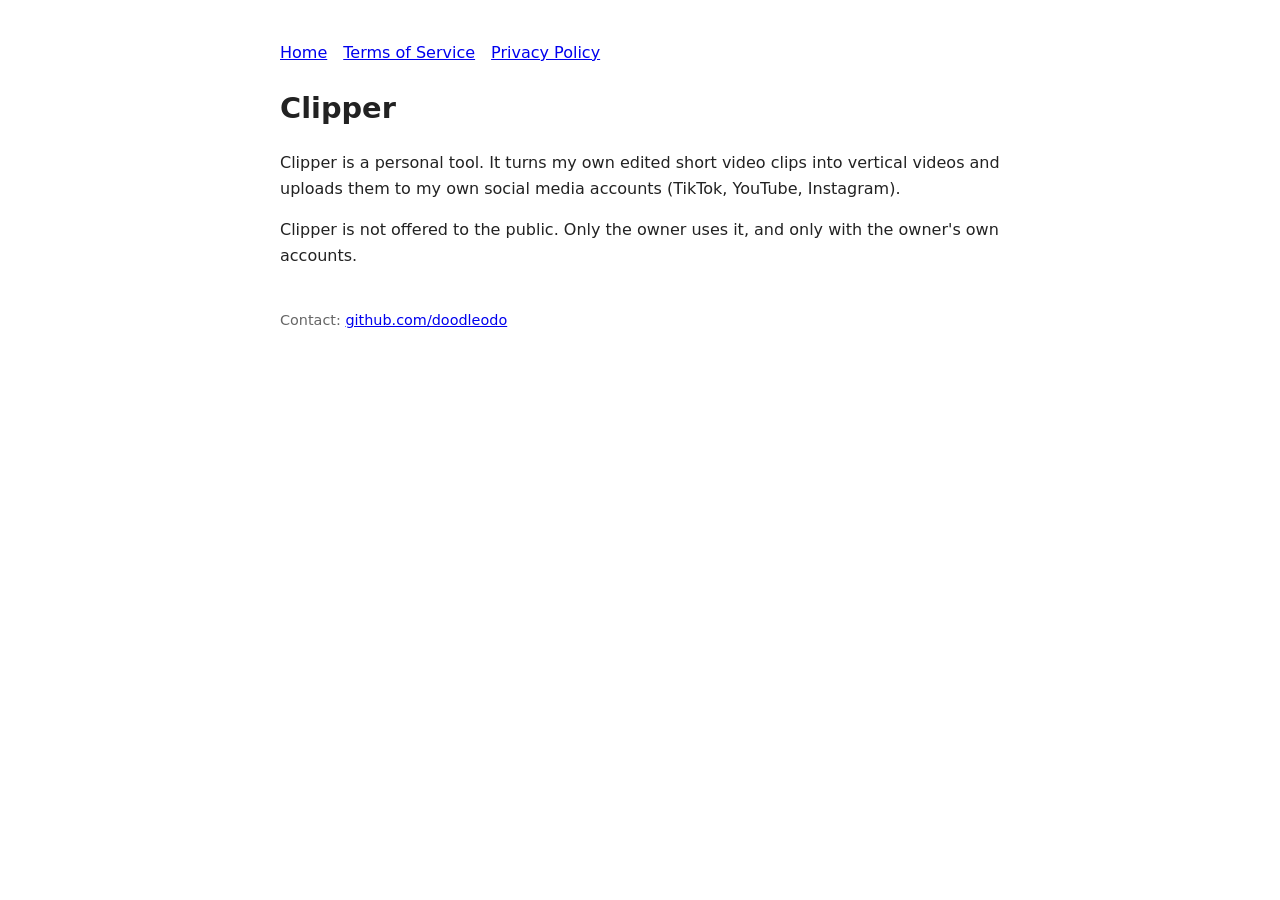
<file: index.html>
<!doctype html><html lang="en"><head><meta charset="utf-8"><meta name="viewport" content="width=device-width,initial-scale=1"><title>Clipper</title><link rel="stylesheet" href="style.css"></head><body>
<nav><a href="index.html">Home</a><a href="terms.html">Terms of Service</a><a href="privacy.html">Privacy Policy</a></nav>
<h1>Clipper</h1>
<p>Clipper is a personal tool. It turns my own edited short video clips into vertical videos and uploads them to my own social media accounts (TikTok, YouTube, Instagram).</p>
<p>Clipper is not offered to the public. Only the owner uses it, and only with the owner's own accounts.</p>
<footer>Contact: <a href="https://github.com/doodleodo">github.com/doodleodo</a></footer>
</body></html>
</file>
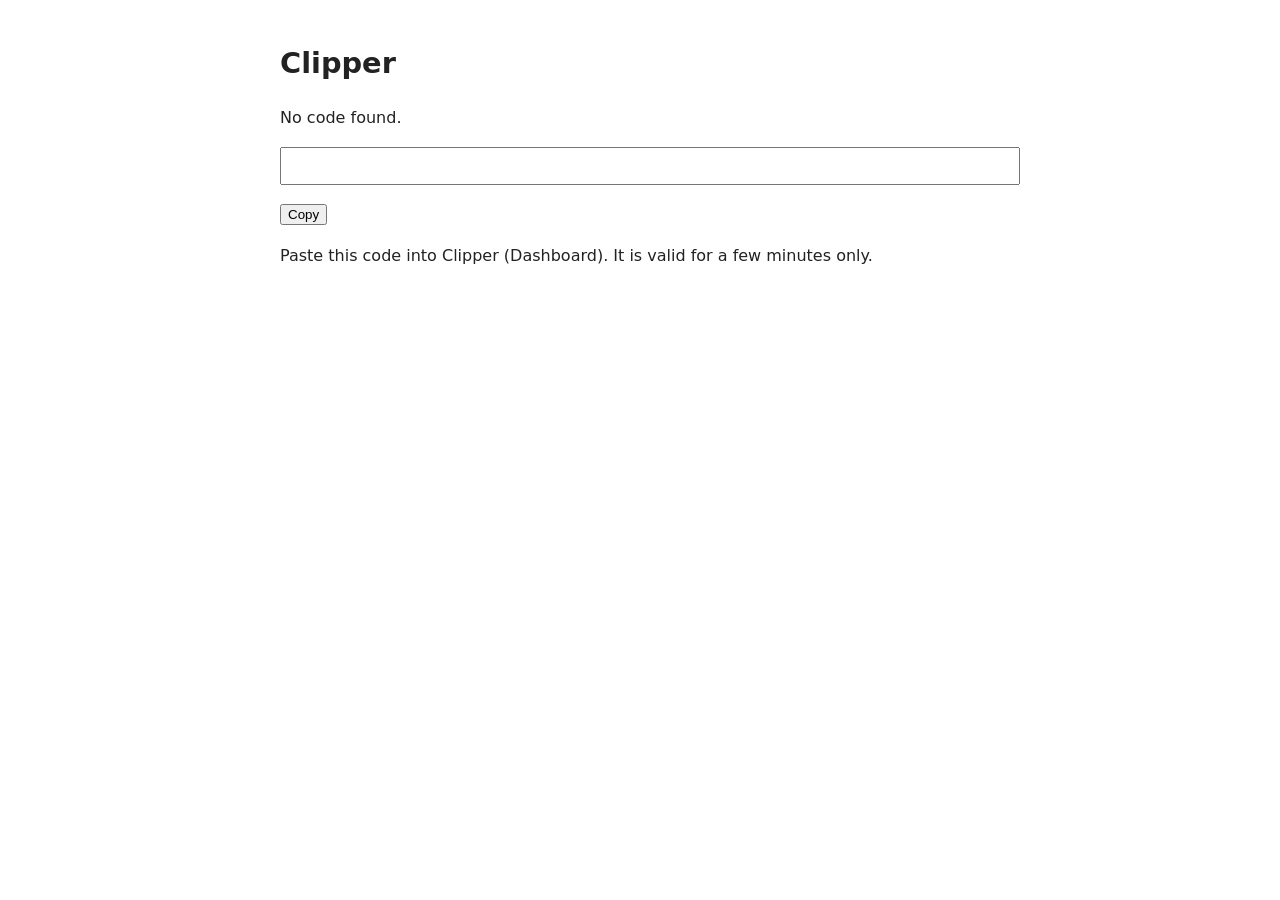
<file: callback/index.html>
<!doctype html><html lang="en"><head><meta charset="utf-8"><meta name="viewport" content="width=device-width,initial-scale=1"><title>Clipper – Connect</title><link rel="stylesheet" href="../style.css"></head><body><h1>Clipper</h1><p id="msg">Reading answer from TikTok…</p><p><input id="code" readonly style="width:100%;font-size:1em;padding:8px"></p><p><button id="copy">Copy</button></p><p>Paste this code into Clipper (Dashboard). It is valid for a few minutes only.</p><script>const q=new URLSearchParams(location.search);const code=q.get("code"), state=q.get("state"), err=q.get("error");const msg=document.getElementById("msg"), box=document.getElementById("code");if(err){msg.textContent="TikTok error: "+err;}else if(code){msg.textContent="Connected. Your code:";box.value=code+(state?"|"+state:"");}else{msg.textContent="No code found.";}document.getElementById("copy").onclick=()=>{box.select();navigator.clipboard.writeText(box.value);};</script></body></html>
</file>
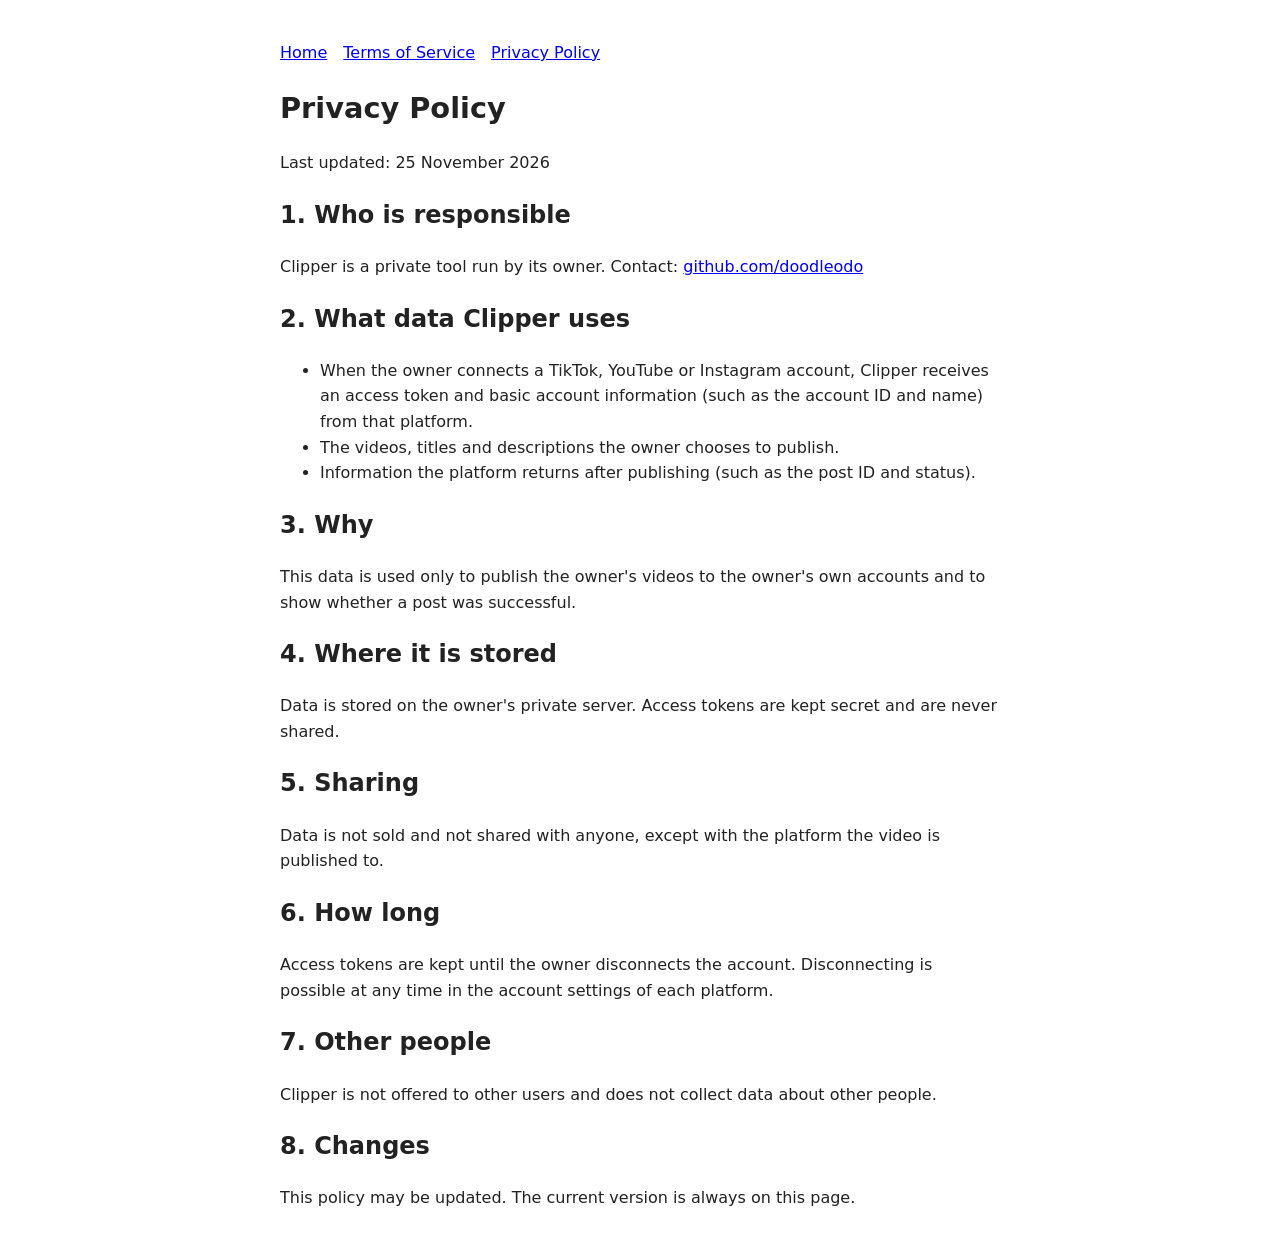
<file: privacy.html>
<!doctype html><html lang="en"><head><meta charset="utf-8"><meta name="viewport" content="width=device-width,initial-scale=1"><title>Clipper – Privacy Policy</title><link rel="stylesheet" href="style.css"></head><body>
<nav><a href="index.html">Home</a><a href="terms.html">Terms of Service</a><a href="privacy.html">Privacy Policy</a></nav>
<h1>Privacy Policy</h1>
<p>Last updated: 25 November 2026</p>
<h2>1. Who is responsible</h2>
<p>Clipper is a private tool run by its owner. Contact: <a href="https://github.com/doodleodo">github.com/doodleodo</a></p>
<h2>2. What data Clipper uses</h2>
<ul>
<li>When the owner connects a TikTok, YouTube or Instagram account, Clipper receives an access token and basic account information (such as the account ID and name) from that platform.</li>
<li>The videos, titles and descriptions the owner chooses to publish.</li>
<li>Information the platform returns after publishing (such as the post ID and status).</li>
</ul>
<h2>3. Why</h2>
<p>This data is used only to publish the owner's videos to the owner's own accounts and to show whether a post was successful.</p>
<h2>4. Where it is stored</h2>
<p>Data is stored on the owner's private server. Access tokens are kept secret and are never shared.</p>
<h2>5. Sharing</h2>
<p>Data is not sold and not shared with anyone, except with the platform the video is published to.</p>
<h2>6. How long</h2>
<p>Access tokens are kept until the owner disconnects the account. Disconnecting is possible at any time in the account settings of each platform.</p>
<h2>7. Other people</h2>
<p>Clipper is not offered to other users and does not collect data about other people.</p>
<h2>8. Changes</h2>
<p>This policy may be updated. The current version is always on this page.</p>
</body></html>
</file>
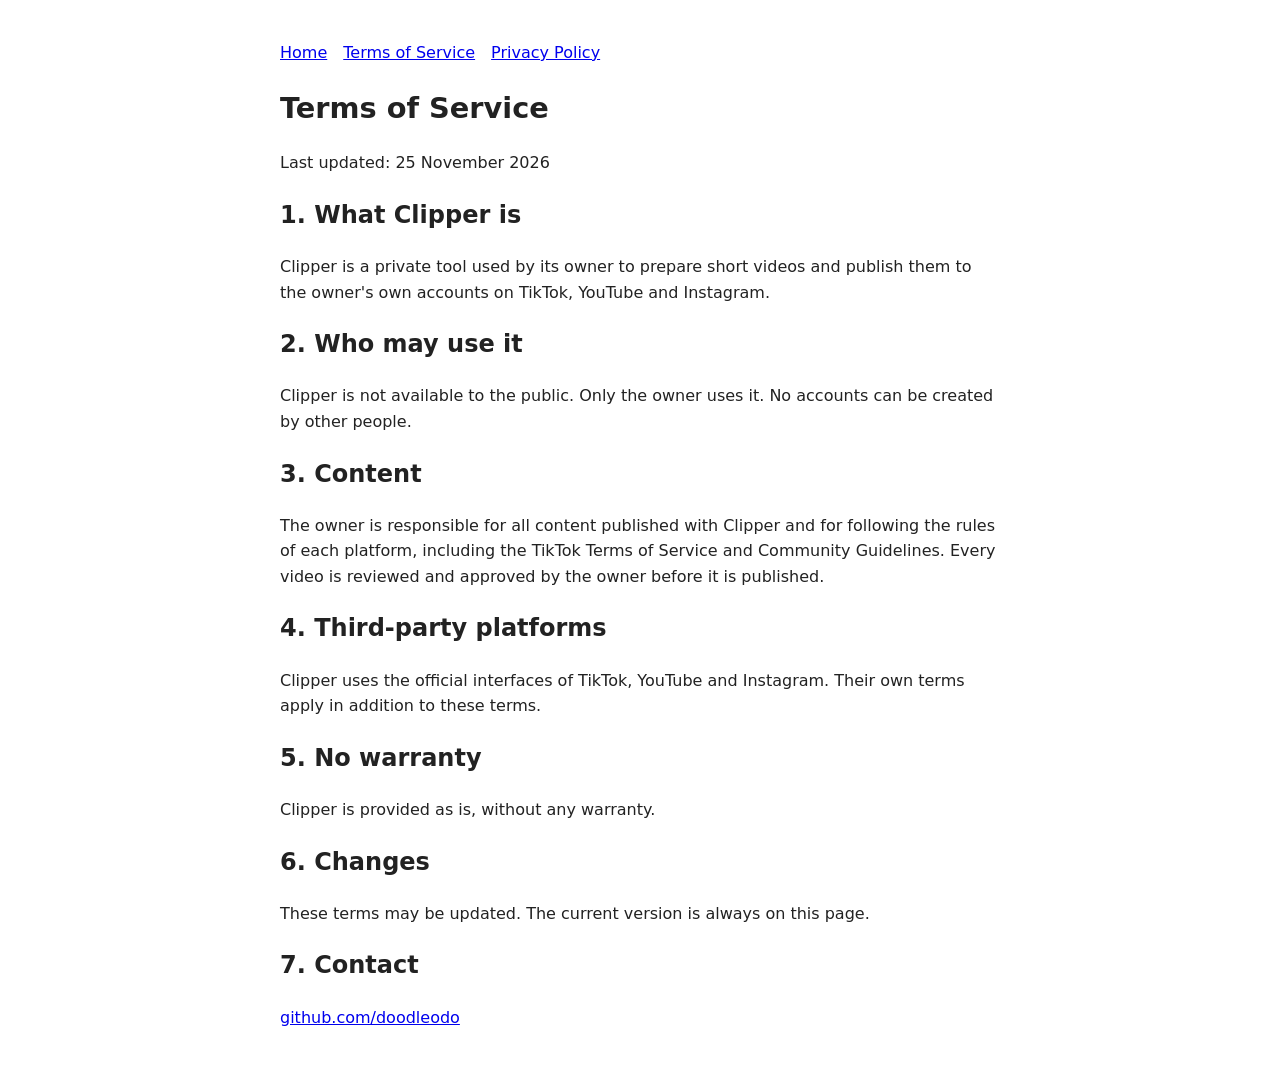
<file: terms.html>
<!doctype html><html lang="en"><head><meta charset="utf-8"><meta name="viewport" content="width=device-width,initial-scale=1"><title>Clipper – Terms of Service</title><link rel="stylesheet" href="style.css"></head><body>
<nav><a href="index.html">Home</a><a href="terms.html">Terms of Service</a><a href="privacy.html">Privacy Policy</a></nav>
<h1>Terms of Service</h1>
<p>Last updated: 25 November 2026</p>
<h2>1. What Clipper is</h2>
<p>Clipper is a private tool used by its owner to prepare short videos and publish them to the owner's own accounts on TikTok, YouTube and Instagram.</p>
<h2>2. Who may use it</h2>
<p>Clipper is not available to the public. Only the owner uses it. No accounts can be created by other people.</p>
<h2>3. Content</h2>
<p>The owner is responsible for all content published with Clipper and for following the rules of each platform, including the TikTok Terms of Service and Community Guidelines. Every video is reviewed and approved by the owner before it is published.</p>
<h2>4. Third-party platforms</h2>
<p>Clipper uses the official interfaces of TikTok, YouTube and Instagram. Their own terms apply in addition to these terms.</p>
<h2>5. No warranty</h2>
<p>Clipper is provided as is, without any warranty.</p>
<h2>6. Changes</h2>
<p>These terms may be updated. The current version is always on this page.</p>
<h2>7. Contact</h2>
<p><a href="https://github.com/doodleodo">github.com/doodleodo</a></p>
</body></html>
</file>
<file: style.css>
body{font-family:-apple-system,system-ui,sans-serif;max-width:720px;margin:40px auto;padding:0 20px;line-height:1.6;color:#222}
h1{font-size:1.8em}nav a{margin-right:16px}footer{margin-top:40px;font-size:.9em;color:#666}
</file>
